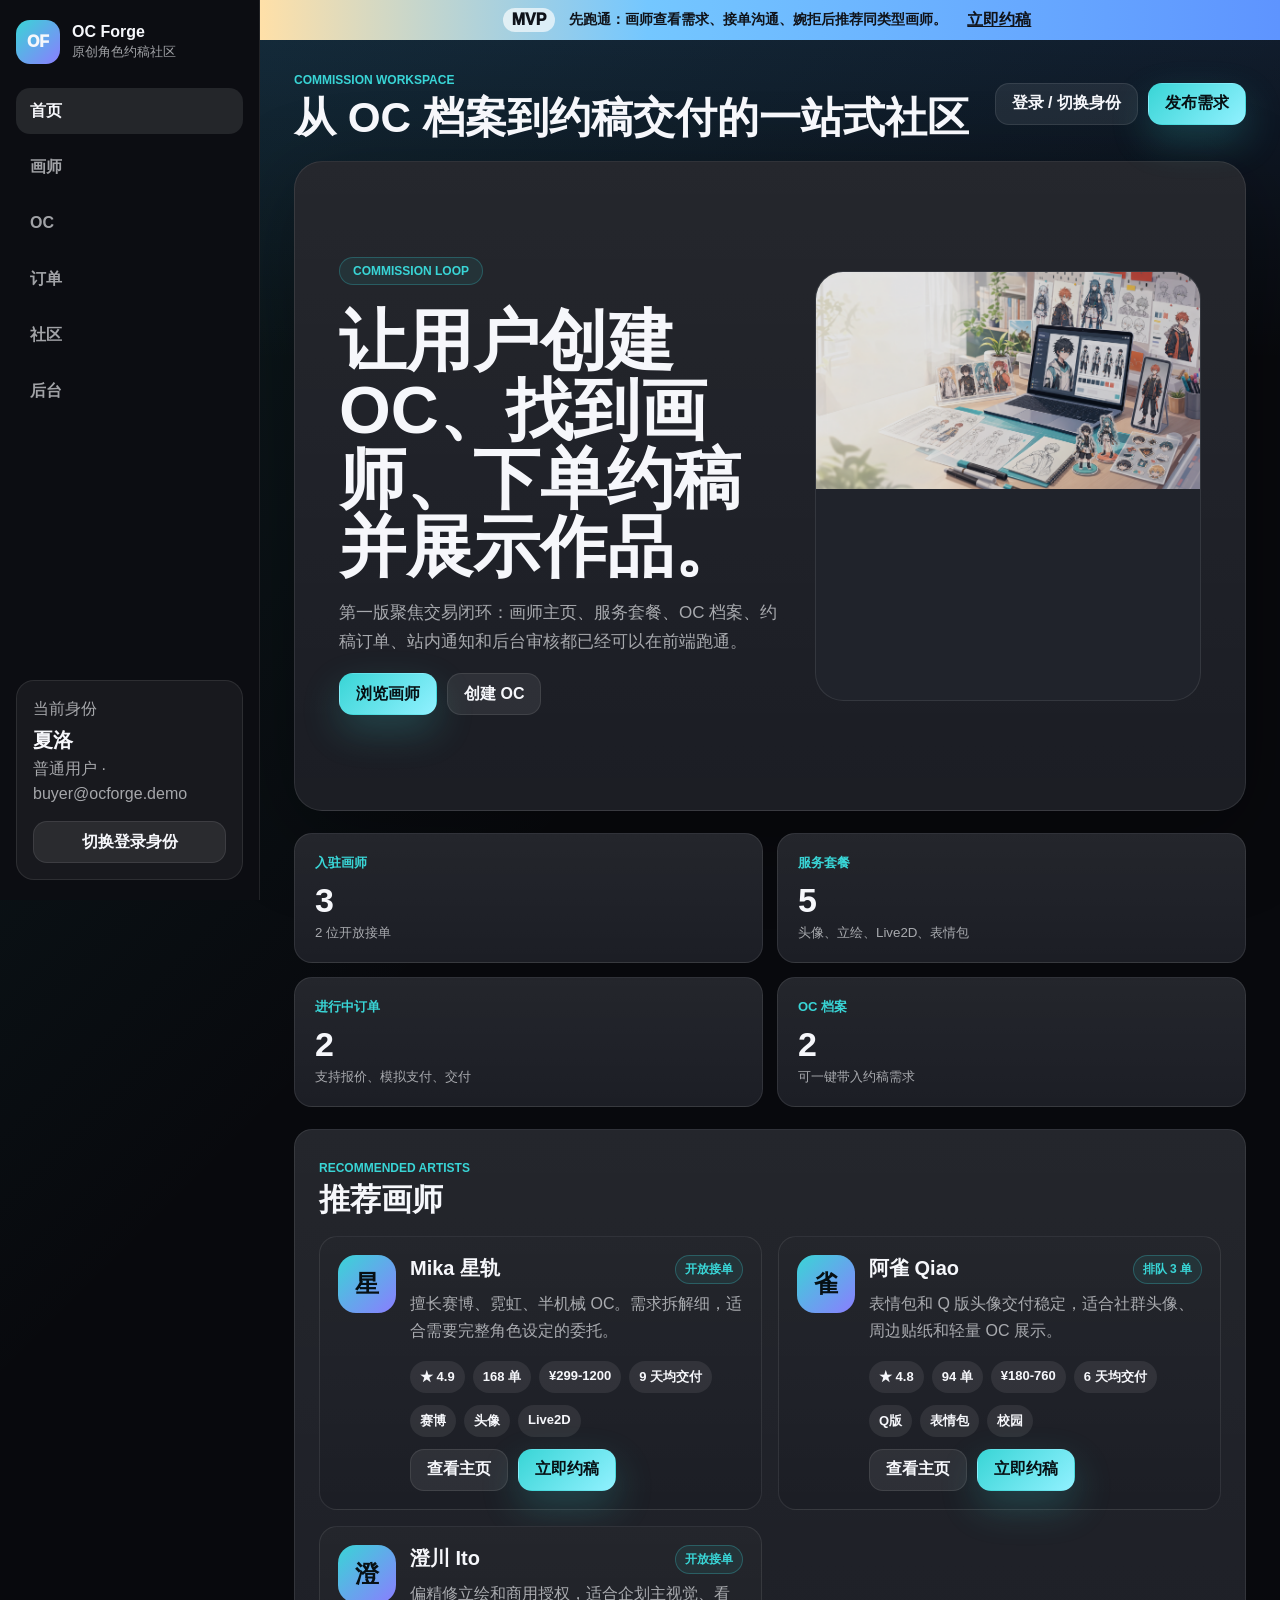
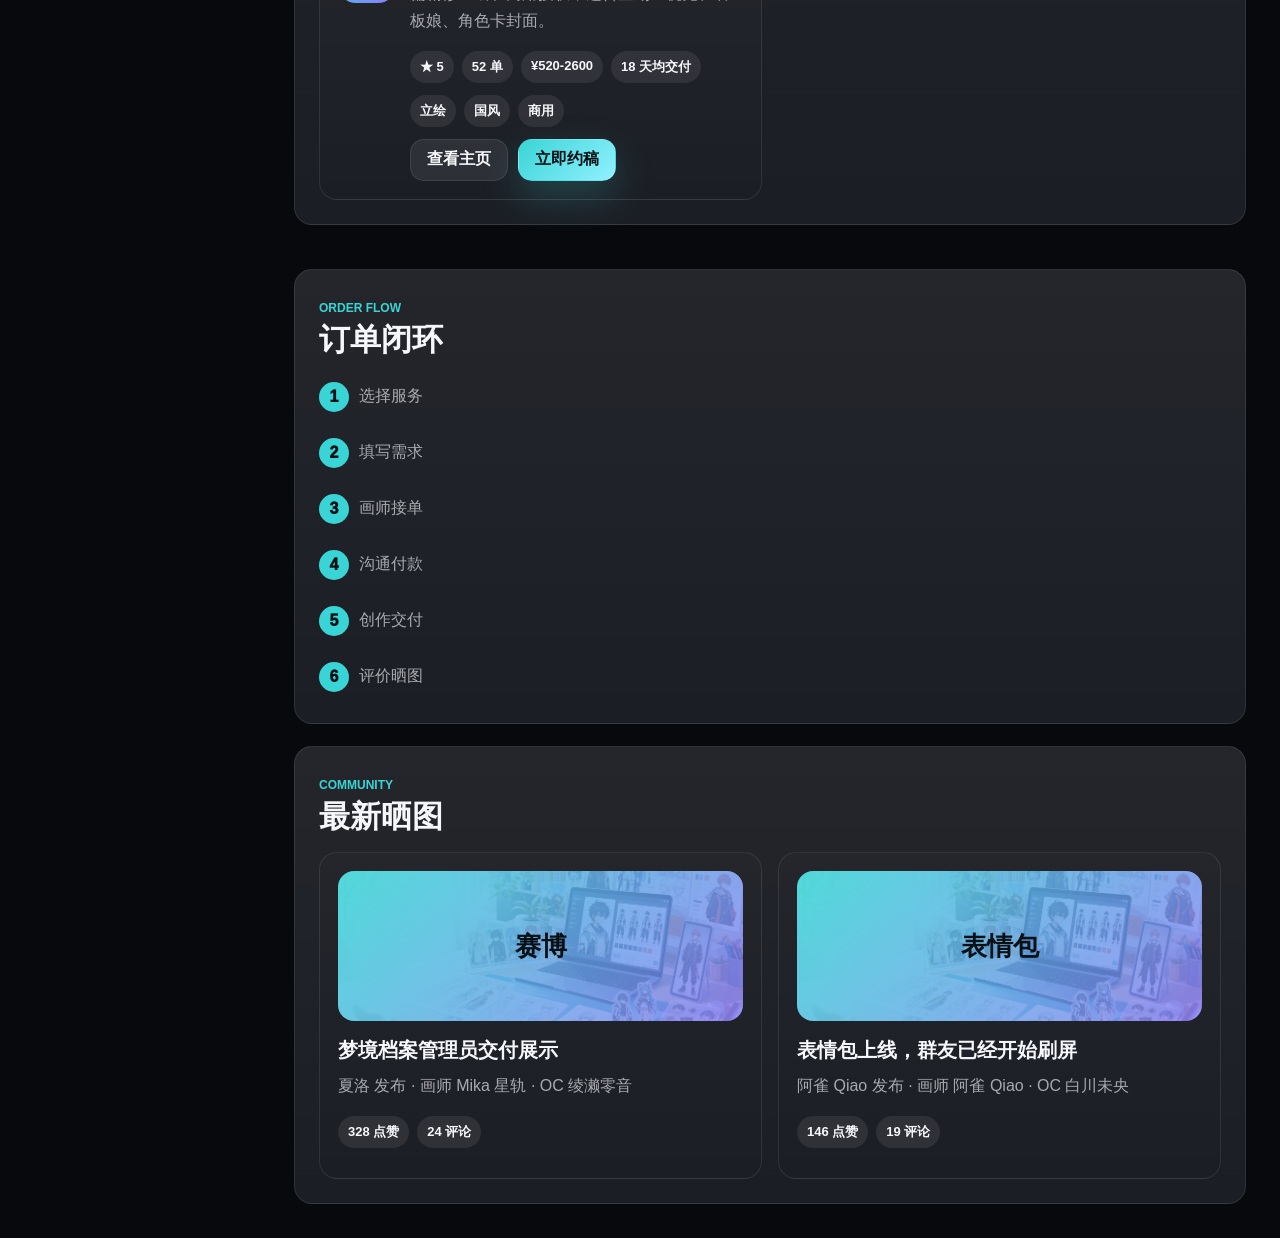
<file: index.html>
<!doctype html>
<html lang="zh-CN">
  <head>
    <meta charset="UTF-8" />
    <meta name="viewport" content="width=device-width, initial-scale=1.0" />
    <title>OC Forge - 创作约稿社区</title>
    <link rel="stylesheet" href="./styles.css" />
  </head>
  <body>
    <div class="app-shell">
      <aside class="rail" aria-label="主导航">
        <a class="brand" href="#/" data-route="/">
          <span class="brand-mark">OF</span>
          <span>
            <strong>OC Forge</strong>
            <small>原创角色约稿社区</small>
          </span>
        </a>

        <nav class="nav-links" id="navLinks">
          <a href="#/" data-route="/">首页</a>
          <a href="#/artists" data-route="/artists">画师</a>
          <a href="#/characters" data-route="/characters">OC</a>
          <a href="#/orders" data-route="/orders">订单</a>
          <a href="#/community" data-route="/community">社区</a>
          <a href="#/dashboard" data-route="/dashboard">后台</a>
        </nav>

        <section class="user-card" id="userCard"></section>
      </aside>

      <main>
        <div class="announce-bar">
          <span>MVP</span>
          <strong>先跑通：画师查看需求、接单沟通、婉拒后推荐同类型画师。</strong>
          <button class="text-button" data-action="open-order">立即约稿</button>
        </div>

        <header class="topbar">
          <div>
            <span class="kicker" id="pageKicker">Commission workspace</span>
            <h1 id="pageTitle">从 OC 档案到约稿交付的一站式社区</h1>
          </div>
          <div class="topbar-actions">
            <a class="button button-light" href="./login.html">登录 / 切换身份</a>
            <button class="button button-dark" data-action="open-order">发布需求</button>
          </div>
        </header>

        <section id="app"></section>
      </main>
    </div>

    <dialog class="modal" id="orderModal">
      <form method="dialog" class="modal-card" id="orderForm">
        <div class="modal-head">
          <div>
            <span class="kicker">Create order</span>
            <h2>发起约稿</h2>
          </div>
          <button class="icon-button" value="cancel" aria-label="关闭">×</button>
        </div>
        <div class="form-grid">
          <label>
            选择画师
            <select name="artistId" id="orderArtist"></select>
          </label>
          <label>
            服务套餐
            <select name="serviceId" id="orderService"></select>
          </label>
          <label>
            关联 OC
            <select name="characterId" id="orderCharacter"></select>
          </label>
          <label>
            预算
            <input name="budget" type="number" min="50" value="399" />
          </label>
          <label class="wide-field">
            需求标题
            <input name="title" value="赛博少女半身立绘约稿" />
          </label>
          <label class="wide-field">
            详细需求
            <textarea name="requirement" rows="5">希望突出旧书店、雨夜霓虹、机械义眼。可商用，需提供透明底 PNG。</textarea>
          </label>
        </div>
        <div class="modal-actions">
          <button class="button button-light" value="cancel">取消</button>
          <button class="button button-dark" value="default" type="submit">提交给画师</button>
        </div>
      </form>
    </dialog>

    <dialog class="modal" id="characterModal">
      <form method="dialog" class="modal-card" id="characterForm">
        <div class="modal-head">
          <div>
            <span class="kicker">Character archive</span>
            <h2>创建 OC 档案</h2>
          </div>
          <button class="icon-button" value="cancel" aria-label="关闭">×</button>
        </div>
        <div class="form-grid">
          <label>
            角色名
            <input name="name" value="绫濑零音" />
          </label>
          <label>
            可见性
            <select name="visibility">
              <option value="公开">公开展示</option>
              <option value="私密">仅约稿可见</option>
            </select>
          </label>
          <label class="wide-field">
            外貌与设定
            <textarea name="description" rows="4">银灰短发、机械义眼、旧书店店主，能读取书页里残留的梦境数据。</textarea>
          </label>
          <label class="wide-field">
            标签
            <input name="tags" value="赛博, 半机械, 旧书店, 慢热" />
          </label>
        </div>
        <div class="modal-actions">
          <button class="button button-light" value="cancel">取消</button>
          <button class="button button-dark" type="submit">保存 OC</button>
        </div>
      </form>
    </dialog>

    <script src="./app.js"></script>
  </body>
</html>
</file>
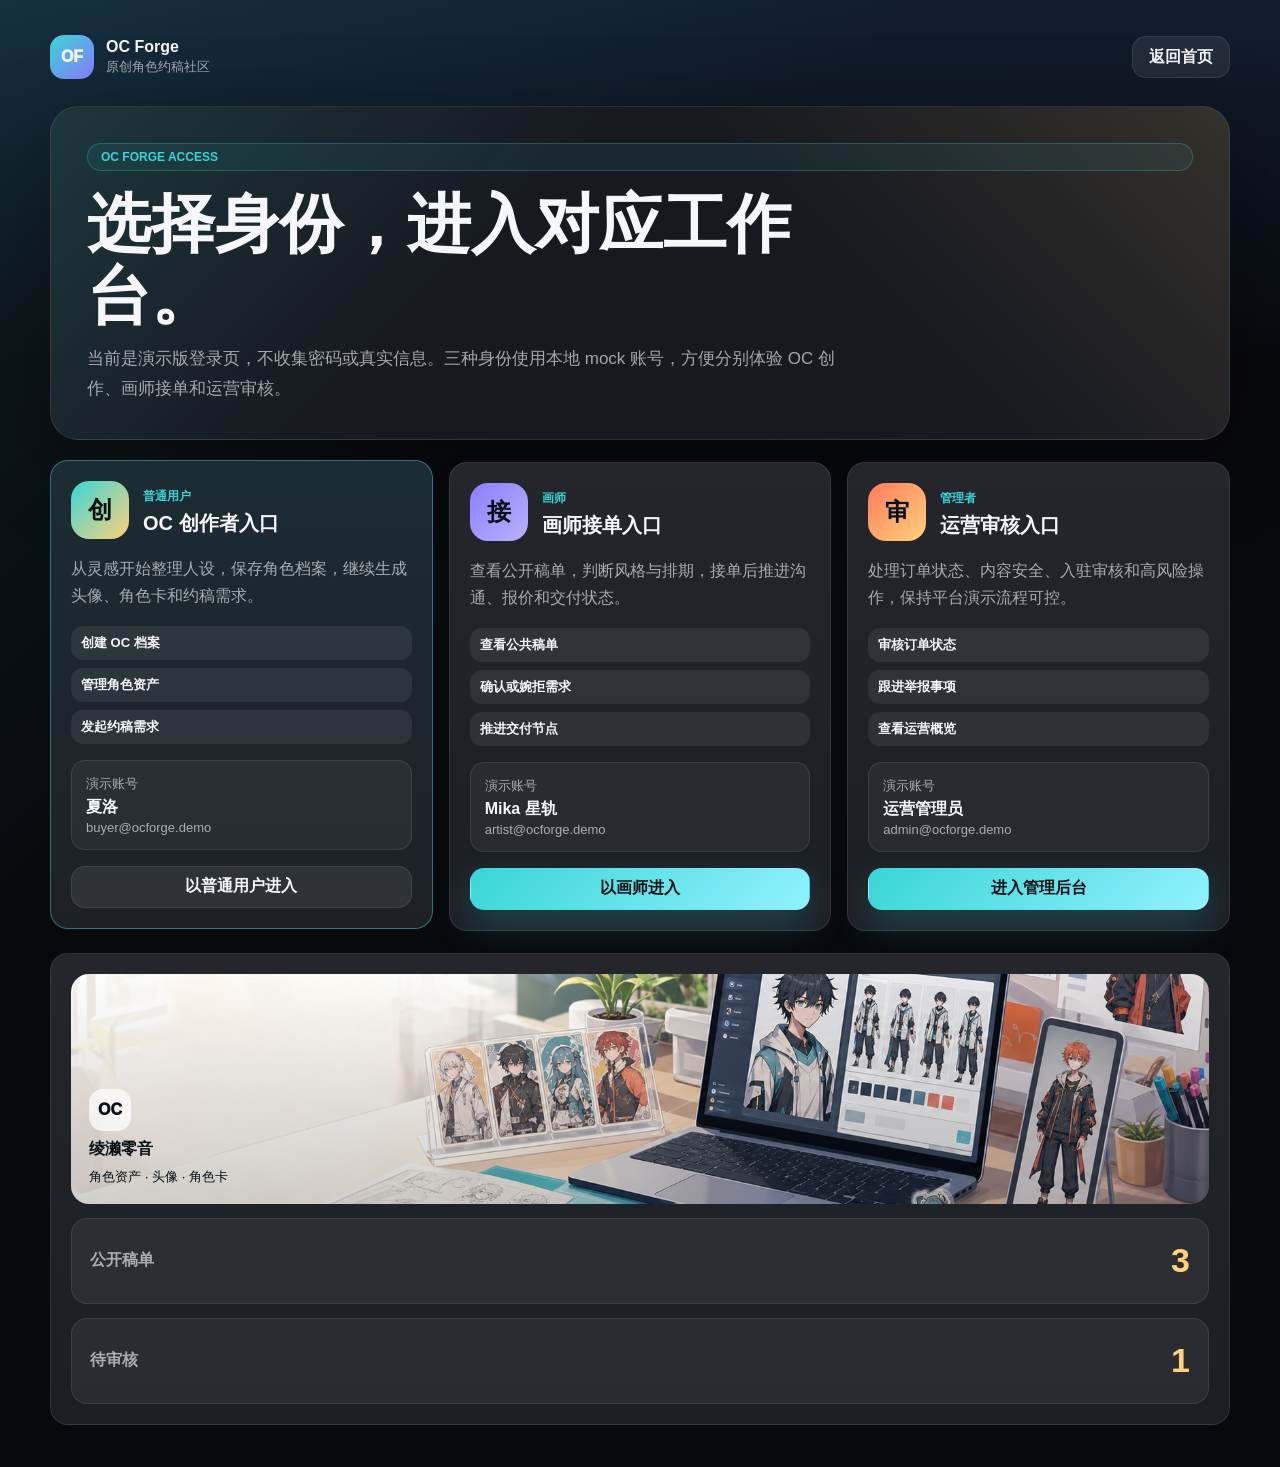
<file: login.html>
<!doctype html>
<html lang="zh-CN">
  <head>
    <meta charset="UTF-8" />
    <meta name="viewport" content="width=device-width, initial-scale=1.0" />
    <title>登录 - OC Forge</title>
    <link rel="stylesheet" href="./styles.css" />
  </head>
  <body class="login-page">
    <main class="login-page-shell">
      <header class="login-page-head">
        <a class="brand" href="./index.html#/">
          <span class="brand-mark">OF</span>
          <span>
            <strong>OC Forge</strong>
            <small>原创角色约稿社区</small>
          </span>
        </a>
        <a class="button button-light" href="./index.html#/">返回首页</a>
      </header>

      <section class="login-screen">
        <div class="login-intro">
          <span class="ticket-label">OC Forge access</span>
          <h1>选择身份，进入对应工作台。</h1>
          <p>当前是演示版登录页，不收集密码或真实信息。三种身份使用本地 mock 账号，方便分别体验 OC 创作、画师接单和运营审核。</p>
        </div>
        <div class="login-layout">
          <div class="login-role-grid" id="loginRoleGrid"></div>
          <aside class="login-preview" aria-label="身份能力预览">
            <div class="preview-card-stack">
              <div class="preview-character">
                <span>OC</span>
                <strong>绫濑零音</strong>
                <small>角色资产 · 头像 · 角色卡</small>
              </div>
              <div class="preview-status-row">
                <span>公开稿单</span>
                <strong>3</strong>
              </div>
              <div class="preview-status-row">
                <span>待审核</span>
                <strong>1</strong>
              </div>
            </div>
          </aside>
        </div>
      </section>
    </main>

    <script src="./login.js"></script>
  </body>
</html>
</file>
<file: styles.css>
:root {
  --bg: #08090d;
  --panel: #171920;
  --panel-2: #20232b;
  --line: rgba(255, 255, 255, 0.09);
  --text: #f6f7fb;
  --muted: rgba(246, 247, 251, 0.64);
  --soft: rgba(246, 247, 251, 0.1);
  --cyan: #39d5d6;
  --violet: #8b7dff;
  --blue: #4a9dff;
  --hot: #ff7a5c;
  --gold: #ffd27a;
  --radius: 18px;
  --shadow: 0 24px 90px rgba(0, 0, 0, 0.32);
}

* {
  box-sizing: border-box;
}

html {
  scroll-behavior: smooth;
}

body {
  margin: 0;
  min-width: 320px;
  color: var(--text);
  background:
    linear-gradient(180deg, rgba(74, 157, 255, 0.14), transparent 360px),
    linear-gradient(135deg, rgba(57, 213, 214, 0.1), transparent 34%),
    var(--bg);
  font-family: "Microsoft YaHei", "PingFang SC", "Segoe UI", Arial, sans-serif;
}

button,
input,
select,
textarea {
  font: inherit;
}

button {
  cursor: pointer;
}

button:focus-visible,
input:focus-visible,
select:focus-visible,
textarea:focus-visible,
a:focus-visible {
  outline: 3px solid rgba(57, 213, 214, 0.48);
  outline-offset: 3px;
}

h1,
h2,
h3,
p {
  margin-top: 0;
}

h1,
h2,
h3,
h4 {
  letter-spacing: 0;
}

h1 {
  max-width: 900px;
  margin-bottom: 0;
  font-size: clamp(28px, 3.3vw, 48px);
  line-height: 1.12;
}

h2 {
  margin-bottom: 14px;
  font-size: clamp(24px, 2.4vw, 38px);
  line-height: 1.15;
}

h3 {
  margin-bottom: 8px;
  font-size: 20px;
}

h4 {
  margin: 0 0 8px;
  font-size: 17px;
}

p {
  color: var(--muted);
  line-height: 1.72;
}

small {
  color: var(--muted);
}

.app-shell {
  display: grid;
  grid-template-columns: 260px minmax(0, 1fr);
  min-height: 100vh;
}

.rail {
  position: sticky;
  top: 0;
  height: 100vh;
  padding: 20px 16px;
  display: flex;
  flex-direction: column;
  gap: 24px;
  background: #0c0d12;
  border-right: 1px solid var(--line);
}

.brand {
  display: flex;
  align-items: center;
  gap: 12px;
  color: var(--text);
  text-decoration: none;
}

.brand-mark {
  width: 44px;
  height: 44px;
  display: grid;
  place-items: center;
  border-radius: 14px;
  background: linear-gradient(135deg, var(--cyan), var(--violet));
  font-weight: 950;
}

.brand strong,
.brand small {
  display: block;
}

.brand small {
  margin-top: 2px;
}

.nav-links {
  display: grid;
  gap: 10px;
}

.nav-links a {
  min-height: 46px;
  display: flex;
  align-items: center;
  padding: 0 14px;
  border-radius: 14px;
  color: var(--muted);
  text-decoration: none;
  font-weight: 800;
}

.nav-links a:hover,
.nav-links a.active {
  color: var(--text);
  background: var(--soft);
}

.user-card {
  margin-top: auto;
  padding: 16px;
  border: 1px solid var(--line);
  border-radius: var(--radius);
  background: rgba(255, 255, 255, 0.05);
}

.user-card p,
.user-card span {
  margin: 0;
  color: var(--muted);
  line-height: 1.55;
}

.user-card strong {
  display: block;
  margin: 6px 0 3px;
  font-size: 20px;
}

.user-login-button {
  margin-top: 14px;
}

.login-page {
  min-height: 100vh;
}

.login-page-shell {
  width: min(1180px, calc(100% - 40px));
  margin: 0 auto;
  padding: 28px 0 42px;
}

.login-page-head {
  min-height: 58px;
  display: flex;
  align-items: center;
  justify-content: space-between;
  gap: 18px;
  margin-bottom: 20px;
}

.role-switch {
  display: grid;
  gap: 8px;
  margin-top: 14px;
}

.role-switch button {
  min-height: 34px;
  border: 1px solid var(--line);
  border-radius: 999px;
  color: var(--text);
  background: rgba(255, 255, 255, 0.06);
}

.role-switch button.selected {
  color: #071014;
  border-color: transparent;
  background: var(--cyan);
  font-weight: 900;
}

main {
  min-width: 0;
  padding: 0 34px 34px;
}

.announce-bar {
  min-height: 40px;
  margin: 0 -34px 26px;
  padding: 7px 34px;
  display: flex;
  align-items: center;
  justify-content: center;
  gap: 14px;
  color: #10131a;
  background: linear-gradient(90deg, #ffe0a8, #74c7ff 38%, #5e94ff);
  text-align: center;
}

.announce-bar span {
  padding: 3px 9px;
  border-radius: 999px;
  background: rgba(255, 255, 255, 0.66);
  font-weight: 950;
}

.announce-bar strong {
  font-size: 14px;
}

.text-button {
  border: 0;
  color: #10131a;
  background: transparent;
  font-weight: 950;
  text-decoration: underline;
}

.topbar {
  display: flex;
  align-items: center;
  justify-content: space-between;
  gap: 18px;
  margin-bottom: 20px;
}

.topbar-actions,
.hero-actions,
.card-actions,
.modal-actions,
.order-actions,
.section-row {
  display: flex;
  flex-wrap: wrap;
  gap: 10px;
  align-items: center;
}

.section-row {
  justify-content: space-between;
  margin-bottom: 8px;
}

.button {
  min-height: 42px;
  border: 1px solid transparent;
  border-radius: 14px;
  padding: 0 16px;
  display: inline-flex;
  align-items: center;
  justify-content: center;
  font-weight: 900;
  text-decoration: none;
  transition: transform 160ms ease, box-shadow 160ms ease;
}

.button:hover:not(:disabled) {
  transform: translateY(-1px);
}

.button:disabled {
  cursor: not-allowed;
  opacity: 0.46;
  box-shadow: none;
}

.button-dark,
.button-accent {
  color: #071014;
  background: linear-gradient(135deg, var(--cyan), #91f1ff);
  box-shadow: 0 16px 38px rgba(57, 213, 214, 0.22);
}

.button-light {
  color: var(--text);
  border-color: var(--line);
  background: rgba(255, 255, 255, 0.08);
}

.button-light.danger {
  color: #ffd7d0;
  border-color: rgba(255, 122, 92, 0.36);
  background: rgba(255, 122, 92, 0.1);
}

.wide-button {
  width: 100%;
}

.kicker,
.ticket-label {
  display: inline-flex;
  align-items: center;
  min-height: 28px;
  color: var(--cyan);
  font-size: 12px;
  font-weight: 900;
  letter-spacing: 0;
  text-transform: uppercase;
}

.ticket-label {
  padding: 0 13px;
  border: 1px solid rgba(57, 213, 214, 0.26);
  border-radius: 999px;
  background: rgba(57, 213, 214, 0.08);
}

.hero {
  min-height: min(650px, calc(100vh - 132px));
  display: grid;
  grid-template-columns: minmax(360px, 0.95fr) minmax(340px, 0.82fr);
  gap: 28px;
  align-items: center;
  padding: 44px;
  border: 1px solid var(--line);
  border-radius: 28px;
  background:
    linear-gradient(180deg, rgba(255, 255, 255, 0.06), rgba(255, 255, 255, 0.02)),
    var(--panel);
  box-shadow: var(--shadow);
}

.hero-copy {
  max-width: 760px;
}

.hero-copy h2 {
  margin: 22px 0 16px;
  font-size: clamp(42px, 5.2vw, 74px);
  line-height: 1.03;
}

.hero-copy p {
  max-width: 690px;
  font-size: 17px;
}

.hero-board {
  min-height: 430px;
  border: 1px solid var(--line);
  border-radius: 28px;
  overflow: hidden;
  background: var(--panel-2);
}

.hero-board img {
  display: block;
  width: 100%;
  height: 100%;
  object-fit: cover;
  opacity: 0.88;
}

.summary-strip {
  display: grid;
  grid-template-columns: repeat(4, 1fr);
  gap: 14px;
  margin-top: 22px;
}

.summary-strip div,
.panel,
.artist-card,
.service-card,
.post-card,
.character-card,
.order-card,
.request-card,
.public-job-card,
.recommend-grid article {
  border: 1px solid var(--line);
  border-radius: var(--radius);
  background:
    linear-gradient(180deg, rgba(255, 255, 255, 0.055), rgba(255, 255, 255, 0.025)),
    var(--panel);
}

.summary-strip div {
  min-height: 126px;
  padding: 20px;
}

.summary-strip span,
.summary-strip strong,
.summary-strip small {
  display: block;
}

.summary-strip span {
  color: var(--cyan);
  font-size: 13px;
  font-weight: 900;
}

.summary-strip strong {
  margin: 9px 0 4px;
  font-size: 34px;
}

.panel {
  margin-top: 22px;
  padding: 24px;
}

.login-screen {
  display: grid;
  gap: 22px;
}

.login-intro {
  min-height: 260px;
  display: grid;
  align-content: end;
  padding: 36px;
  border: 1px solid var(--line);
  border-radius: 28px;
  background:
    linear-gradient(135deg, rgba(57, 213, 214, 0.16), transparent 38%),
    linear-gradient(225deg, rgba(255, 210, 122, 0.13), transparent 36%),
    var(--panel);
  box-shadow: var(--shadow);
}

.login-intro h1,
.login-intro h2 {
  max-width: 820px;
  margin: 18px 0 12px;
  font-size: clamp(38px, 5vw, 68px);
}

.login-intro p {
  max-width: 760px;
  margin-bottom: 0;
  font-size: 17px;
}

.login-layout {
  display: grid;
  grid-template-columns: minmax(0, 1fr) 320px;
  gap: 22px;
  align-items: stretch;
}

.login-role-grid {
  display: grid;
  grid-template-columns: repeat(3, minmax(0, 1fr));
  gap: 16px;
}

.login-role-card,
.login-preview {
  border: 1px solid var(--line);
  border-radius: var(--radius);
  background:
    linear-gradient(180deg, rgba(255, 255, 255, 0.055), rgba(255, 255, 255, 0.025)),
    var(--panel);
}

.login-role-card {
  min-width: 0;
  padding: 20px;
  display: flex;
  flex-direction: column;
  gap: 16px;
  transition: transform 160ms ease, border-color 160ms ease, background 160ms ease;
}

.login-role-card:hover,
.login-role-card.selected {
  transform: translateY(-2px);
  border-color: rgba(57, 213, 214, 0.46);
  background:
    linear-gradient(180deg, rgba(57, 213, 214, 0.1), rgba(255, 255, 255, 0.03)),
    var(--panel);
}

.login-role-head {
  display: grid;
  grid-template-columns: 58px 1fr;
  gap: 14px;
  align-items: center;
}

.login-role-mark {
  width: 58px;
  height: 58px;
  display: grid;
  place-items: center;
  border-radius: 18px;
  color: #071014;
  background: linear-gradient(135deg, var(--cyan), var(--gold));
  font-size: 24px;
  font-weight: 950;
}

.login-role-card:nth-child(2) .login-role-mark {
  background: linear-gradient(135deg, var(--violet), #b9b1ff);
}

.login-role-card:nth-child(3) .login-role-mark {
  background: linear-gradient(135deg, var(--hot), var(--gold));
}

.login-role-head h3 {
  margin-bottom: 0;
}

.login-role-card p {
  margin-bottom: 0;
}

.login-point-list {
  display: grid;
  gap: 8px;
}

.login-point-list span {
  min-height: 34px;
  display: flex;
  align-items: center;
  padding: 7px 10px;
  border-radius: 12px;
  color: var(--text);
  background: rgba(255, 255, 255, 0.07);
  font-size: 13px;
  font-weight: 800;
}

.login-account {
  margin-top: auto;
  padding: 14px;
  border: 1px solid var(--line);
  border-radius: 14px;
  background: rgba(255, 255, 255, 0.05);
}

.login-account small,
.login-account strong,
.login-account span {
  display: block;
}

.login-account strong {
  margin: 4px 0 2px;
}

.login-account span {
  color: var(--muted);
  font-size: 13px;
}

.login-preview {
  min-height: 100%;
  padding: 20px;
}

.preview-card-stack {
  min-height: 100%;
  display: grid;
  align-content: stretch;
  gap: 14px;
}

.preview-character {
  min-height: 230px;
  padding: 18px;
  display: grid;
  align-content: end;
  border-radius: 18px;
  color: #071014;
  background:
    linear-gradient(180deg, transparent, rgba(8, 9, 13, 0.18)),
    url("./hero-oc-platform.png") center / cover;
}

.preview-character span {
  width: 42px;
  height: 42px;
  display: grid;
  place-items: center;
  border-radius: 14px;
  background: rgba(255, 255, 255, 0.72);
  font-weight: 950;
}

.preview-character strong,
.preview-character small {
  display: block;
  margin-top: 8px;
  color: #071014;
}

.preview-status-row {
  min-height: 86px;
  padding: 18px;
  display: flex;
  align-items: center;
  justify-content: space-between;
  gap: 14px;
  border: 1px solid var(--line);
  border-radius: 16px;
  background: rgba(255, 255, 255, 0.06);
}

.preview-status-row span {
  color: var(--muted);
  font-weight: 800;
}

.preview-status-row strong {
  color: var(--gold);
  font-size: 34px;
}

.section-title {
  margin-bottom: 18px;
}

.content-grid {
  display: grid;
  grid-template-columns: minmax(0, 1.45fr) minmax(320px, 0.75fr);
  gap: 22px;
}

.span-2 {
  min-width: 0;
}

.card-grid,
.service-grid,
.post-grid,
.character-grid,
.request-grid,
.public-job-grid,
.recommend-grid {
  display: grid;
  gap: 16px;
}

.card-grid {
  grid-template-columns: repeat(3, minmax(0, 1fr));
}

.service-grid,
.post-grid,
.character-grid,
.request-grid,
.public-job-grid {
  grid-template-columns: repeat(3, minmax(0, 1fr));
}

.artist-card {
  min-width: 0;
  padding: 18px;
  display: grid;
  grid-template-columns: 58px 1fr;
  gap: 14px;
}

.avatar {
  width: 58px;
  height: 58px;
  display: grid;
  place-items: center;
  border-radius: 18px;
  color: #071014;
  background: linear-gradient(135deg, var(--cyan), var(--violet));
  font-size: 24px;
  font-weight: 950;
}

.avatar.large {
  width: 112px;
  height: 112px;
  border-radius: 28px;
  font-size: 44px;
}

.card-head {
  display: flex;
  align-items: flex-start;
  justify-content: space-between;
  gap: 12px;
}

.status {
  flex: 0 0 auto;
  padding: 5px 9px;
  border: 1px solid rgba(57, 213, 214, 0.28);
  border-radius: 999px;
  color: var(--cyan);
  background: rgba(57, 213, 214, 0.08);
  font-size: 12px;
  font-weight: 900;
}

.meta-row,
.tag-row {
  display: flex;
  flex-wrap: wrap;
  gap: 8px;
  margin: 12px 0;
}

.meta-row span,
.tag-row span,
.schema-grid span {
  padding: 7px 10px;
  border-radius: 999px;
  color: var(--text);
  background: rgba(255, 255, 255, 0.08);
  font-size: 13px;
  font-weight: 800;
}

.toolbar {
  display: grid;
  grid-template-columns: 1fr 180px 180px;
  gap: 12px;
  margin-bottom: 18px;
}

input,
select,
textarea {
  width: 100%;
  border: 1px solid var(--line);
  border-radius: 14px;
  color: var(--text);
  background: rgba(255, 255, 255, 0.07);
}

input,
select {
  min-height: 46px;
  padding: 0 13px;
}

textarea {
  padding: 12px 13px;
  line-height: 1.6;
  resize: vertical;
}

input::placeholder,
textarea::placeholder {
  color: rgba(246, 247, 251, 0.42);
}

.service-card,
.post-card,
.character-card,
.request-card,
.public-job-card,
.recommend-grid article {
  min-width: 0;
  padding: 18px;
}

.public-job-card {
  position: relative;
  overflow: hidden;
}

.public-job-card::before {
  content: "";
  position: absolute;
  inset: 0 auto 0 0;
  width: 4px;
  background: linear-gradient(180deg, var(--cyan), var(--gold));
}

.public-job-card > * {
  position: relative;
}

.hint {
  max-width: 760px;
  margin-bottom: 0;
}

.price {
  margin: 10px 0;
  color: var(--gold);
  font-size: 28px;
  font-weight: 950;
}

.post-cover,
.character-cover {
  min-height: 150px;
  margin-bottom: 16px;
  display: grid;
  place-items: center;
  border-radius: 16px;
  color: #071014;
  background:
    linear-gradient(135deg, rgba(57, 213, 214, 0.88), rgba(139, 125, 255, 0.76)),
    url("./hero-oc-platform.png") center / cover;
  font-size: 26px;
  font-weight: 950;
}

.character-cover {
  min-height: 120px;
  font-size: 42px;
}

.progress-line {
  height: 9px;
  margin: 16px 0 10px;
  border-radius: 999px;
  background: rgba(255, 255, 255, 0.08);
  overflow: hidden;
}

.progress-line span {
  display: block;
  height: 100%;
  border-radius: inherit;
  background: linear-gradient(90deg, var(--cyan), var(--violet));
}

.flow-list {
  display: grid;
  gap: 12px;
  margin: 0;
  padding: 0;
  list-style: none;
}

.flow-list li {
  min-height: 44px;
  display: flex;
  align-items: center;
  gap: 10px;
  color: var(--muted);
}

.flow-list span {
  width: 30px;
  height: 30px;
  display: grid;
  place-items: center;
  border-radius: 50%;
  color: #071014;
  background: var(--cyan);
  font-weight: 950;
}

.profile-hero {
  display: grid;
  grid-template-columns: 112px 1fr;
  gap: 20px;
  align-items: center;
}

.portfolio-list {
  display: grid;
  gap: 12px;
}

.portfolio-list div,
.audit-list li {
  padding: 13px 14px;
  border: 1px solid var(--line);
  border-radius: 14px;
  background: rgba(255, 255, 255, 0.05);
  color: var(--muted);
}

.order-list {
  display: grid;
  gap: 14px;
}

.order-card {
  padding: 18px;
  display: grid;
  grid-template-columns: 1fr auto;
  gap: 20px;
}

.order-actions {
  align-content: center;
  justify-content: flex-end;
}

.action-hint,
.review-note,
.requirement-text {
  color: var(--muted);
  line-height: 1.55;
}

.action-hint {
  display: block;
  width: 100%;
  text-align: right;
  font-size: 13px;
}

.review-note {
  margin-top: 12px;
  padding: 12px 14px;
  border: 1px dashed rgba(255, 210, 122, 0.38);
  border-radius: 14px;
  background: rgba(255, 210, 122, 0.08);
}

.requirement-text {
  margin: 10px 0 0;
  padding: 12px 14px;
  border-left: 3px solid var(--cyan);
  border-radius: 12px;
  background: rgba(57, 213, 214, 0.07);
}

.message-thread {
  display: grid;
  gap: 10px;
  margin-top: 14px;
}

.message-thread div {
  padding: 12px 14px;
  border: 1px solid var(--line);
  border-radius: 14px;
  background: rgba(255, 255, 255, 0.05);
}

.message-thread strong,
.message-thread span {
  display: inline-block;
  margin-right: 8px;
}

.message-thread span {
  color: var(--muted);
  font-size: 12px;
}

.message-thread p {
  margin: 6px 0 0;
  line-height: 1.55;
}

.recommend-panel {
  margin-top: 16px;
  padding: 16px;
  border: 1px dashed rgba(57, 213, 214, 0.36);
  border-radius: var(--radius);
  background: rgba(57, 213, 214, 0.06);
}

.compact-title {
  margin-bottom: 12px;
}

.compact-title h3 {
  margin-bottom: 0;
}

.recommend-grid {
  grid-template-columns: repeat(3, minmax(0, 1fr));
}

.recommend-grid article {
  background:
    linear-gradient(180deg, rgba(255, 255, 255, 0.07), rgba(255, 255, 255, 0.03)),
    var(--panel-2);
}

.recommend-grid p {
  margin-bottom: 10px;
}

.timeline {
  display: grid;
  grid-template-columns: repeat(6, minmax(0, 1fr));
  gap: 8px;
  margin-top: 14px;
}

.timeline span {
  min-height: 32px;
  display: grid;
  place-items: center;
  border-radius: 999px;
  color: var(--muted);
  background: rgba(255, 255, 255, 0.06);
  font-size: 12px;
  font-weight: 800;
  text-align: center;
}

.timeline span.done {
  color: #071014;
  background: var(--cyan);
}

.timeline.decline-flow {
  grid-template-columns: repeat(3, minmax(0, 1fr));
}

.timeline.decline-flow span.done {
  background: var(--gold);
}

.metric-grid {
  display: grid;
  grid-template-columns: repeat(4, minmax(0, 1fr));
  gap: 14px;
}

.metric-grid div {
  padding: 18px;
  border: 1px solid var(--line);
  border-radius: var(--radius);
  background: rgba(255, 255, 255, 0.05);
}

.metric-grid span,
.metric-grid strong {
  display: block;
}

.metric-grid span {
  color: var(--muted);
}

.metric-grid strong {
  margin-top: 8px;
  font-size: 32px;
}

.audit-list {
  display: grid;
  gap: 10px;
  margin: 0;
  padding: 0;
  list-style: none;
}

.audit-list li {
  display: flex;
  justify-content: space-between;
  gap: 12px;
}

.review-card {
  display: grid;
  grid-template-columns: 1fr auto;
  gap: 16px;
  align-items: center;
  padding: 16px;
  border: 1px solid var(--line);
  border-radius: var(--radius);
  background: rgba(255, 255, 255, 0.05);
}

.review-card + .review-card {
  margin-top: 12px;
}

.review-card p,
.review-card span {
  margin: 0;
  color: var(--muted);
  line-height: 1.6;
}

.schema-grid {
  display: flex;
  flex-wrap: wrap;
  gap: 10px;
}

.empty {
  margin: 0;
  padding: 24px;
  border: 1px dashed var(--line);
  border-radius: var(--radius);
}

.modal {
  width: min(760px, calc(100% - 28px));
  padding: 0;
  border: 0;
  border-radius: 22px;
  color: var(--text);
  background: transparent;
}

.modal::backdrop {
  background: rgba(0, 0, 0, 0.62);
  backdrop-filter: blur(8px);
}

.modal-card {
  padding: 22px;
  border: 1px solid var(--line);
  border-radius: 22px;
  background: var(--panel);
  box-shadow: var(--shadow);
}

.modal-head {
  display: flex;
  align-items: flex-start;
  justify-content: space-between;
  gap: 14px;
  margin-bottom: 16px;
}

.modal-head h2 {
  margin-bottom: 0;
}

.icon-button {
  width: 38px;
  height: 38px;
  border: 1px solid var(--line);
  border-radius: 50%;
  color: var(--text);
  background: rgba(255, 255, 255, 0.08);
  font-size: 24px;
  line-height: 1;
}

.form-grid {
  display: grid;
  grid-template-columns: repeat(2, minmax(0, 1fr));
  gap: 14px;
}

.form-grid label {
  display: grid;
  gap: 8px;
  color: var(--text);
  font-weight: 900;
}

.wide-field {
  grid-column: 1 / -1;
}

.modal-actions {
  justify-content: flex-end;
  margin-top: 18px;
}

@media (max-width: 1280px) {
  .login-layout {
    grid-template-columns: 1fr;
  }

  .card-grid,
  .service-grid,
  .post-grid,
  .character-grid,
  .request-grid,
  .public-job-grid,
  .recommend-grid,
  .summary-strip {
    grid-template-columns: repeat(2, minmax(0, 1fr));
  }

  .content-grid {
    grid-template-columns: 1fr;
  }
}

@media (max-width: 980px) {
  .app-shell {
    grid-template-columns: 1fr;
  }

  .rail {
    position: static;
    height: auto;
  }

  .nav-links {
    grid-template-columns: repeat(6, minmax(0, 1fr));
  }

  .user-card {
    margin-top: 0;
  }

  .role-switch {
    grid-template-columns: repeat(3, 1fr);
  }

  main {
    padding: 0 18px 26px;
  }

  .announce-bar {
    margin-inline: -18px;
    padding-inline: 18px;
  }

  .hero,
  .order-card {
    grid-template-columns: 1fr;
  }

  .login-role-grid {
    grid-template-columns: 1fr;
  }

  .timeline {
    grid-template-columns: repeat(3, minmax(0, 1fr));
  }

  .metric-grid {
    grid-template-columns: repeat(2, minmax(0, 1fr));
  }
}

@media (max-width: 680px) {
  .announce-bar,
  .topbar,
  .profile-hero {
    align-items: flex-start;
    flex-direction: column;
  }

  .announce-bar {
    min-height: auto;
  }

  .topbar-actions,
  .topbar-actions .button,
  .hero-actions,
  .hero-actions .button {
    width: 100%;
  }

  .nav-links,
  .card-grid,
  .service-grid,
  .post-grid,
  .character-grid,
  .request-grid,
  .public-job-grid,
  .recommend-grid,
  .summary-strip,
  .toolbar,
  .form-grid,
  .metric-grid {
    grid-template-columns: 1fr;
  }

  .hero,
  .panel,
  .login-intro {
    padding: 18px;
  }

  .hero-copy h2 {
    font-size: 42px;
  }

  .login-intro {
    min-height: 360px;
  }

  .login-intro h1,
  .login-intro h2 {
    font-size: 40px;
  }

  .hero-board {
    min-height: 280px;
  }

  .artist-card {
    grid-template-columns: 1fr;
  }
}
</file>
